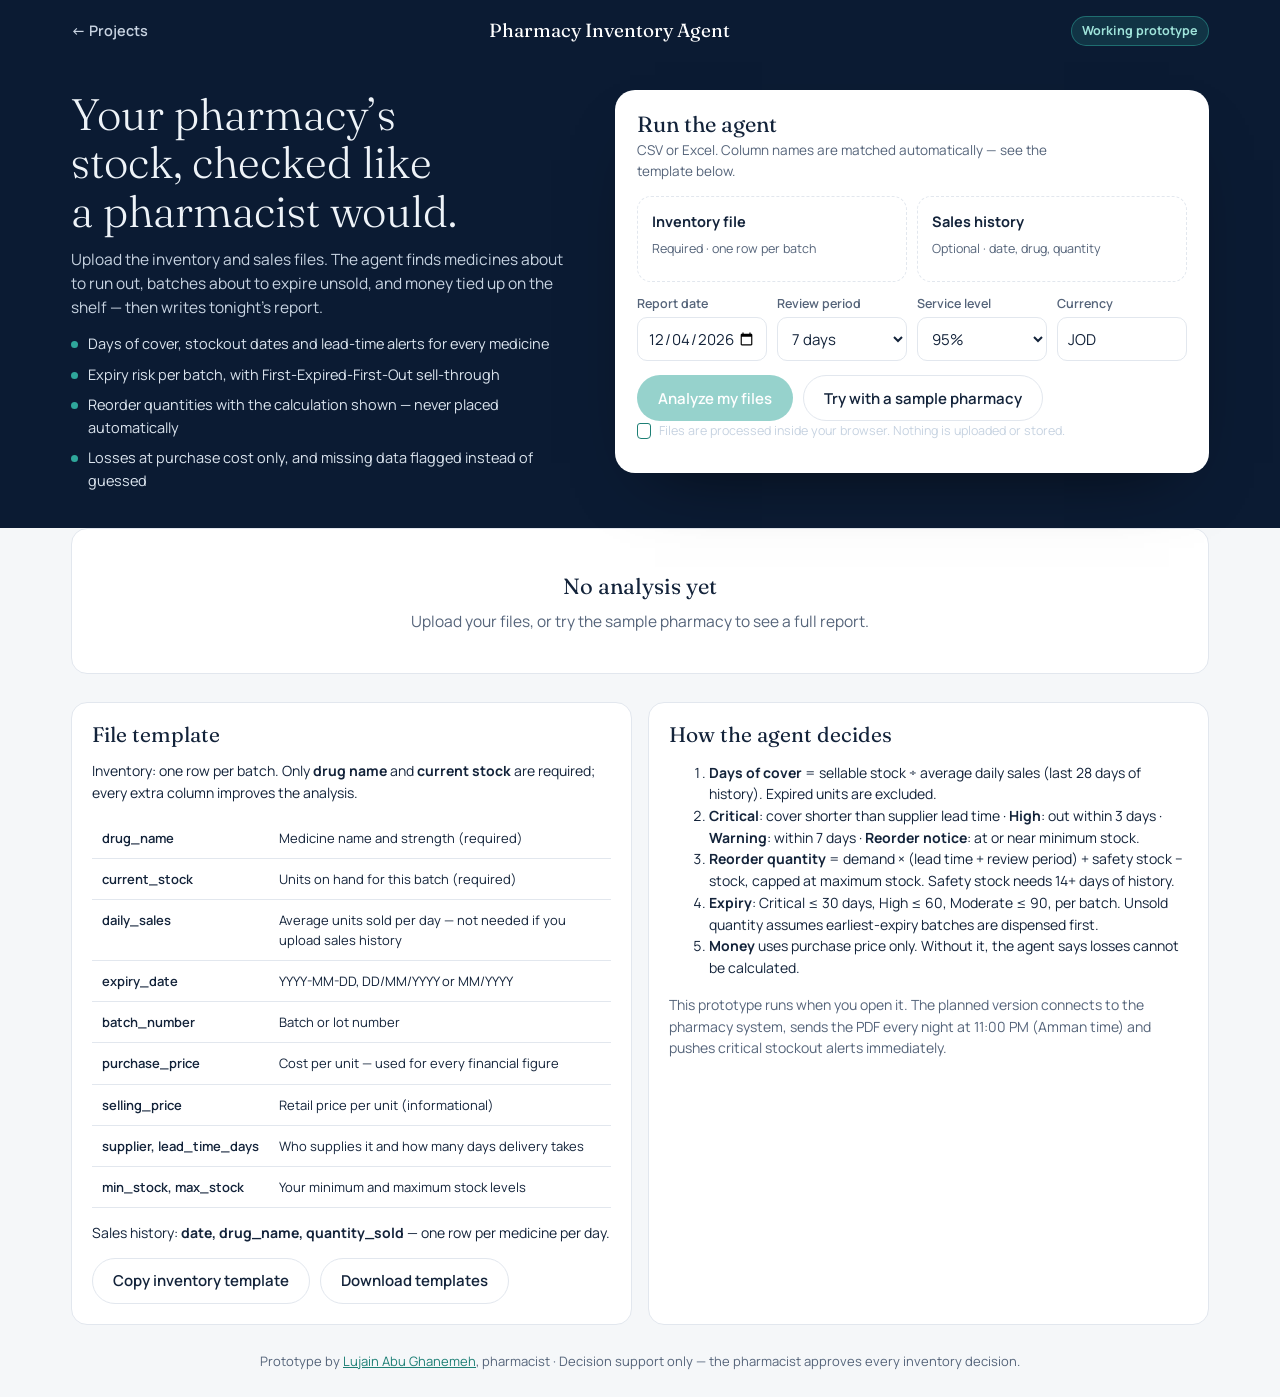
<file: static/inventory-agent/index.html>
<!DOCTYPE html>
<html lang="en">
<head>
<meta charset="utf-8">
<meta name="viewport" content="width=device-width, initial-scale=1">
<title>Pharmacy Inventory Agent — Working Prototype | Lujain Abu Ghanemeh</title>
<meta name="description" content="A working prototype of an AI-assisted pharmacy inventory agent: stock cover, stockout alerts, batch-level expiry risk with FEFO, financial exposure and a daily PDF report for the pharmacist.">
<meta name="robots" content="index, follow">
<link rel="icon" href="../favicon.svg" type="image/svg+xml">
<link rel="preconnect" href="https://fonts.googleapis.com"><link rel="preconnect" href="https://fonts.gstatic.com" crossorigin>
<link rel="stylesheet" href="https://fonts.googleapis.com/css2?family=Fraunces:opsz,wght@9..144,300..600&family=Manrope:wght@400;500;600;700&display=swap">
<style>
/*
VOICE   A calm clinical work tool: the pharmacist's morning stock check, not a marketing page.
IDEA    The dispensary stock card: each medicine is a line with its cover, its expiry and one clear action.
PICTURE The live result itself: alert strip, six summary figures, then tabbed tables.
COLOUR  Site navy + teal; risk colours only on risk (red critical, orange high, amber warning, green safe).
TYPE    Fraunces for titles and figures, Manrope for data. Layout: input panel first, results below.
*/
:root{color-scheme:light;--navy:#0B1B33;--teal:#2FA79B;--teal-ink:#1d7f75;--sand:#E8DCCB;--bg:#fff;--soft:#f5f7f9;--ink:#13233a;--muted:#55647a;--line:#e2e7ee;
  --crit:#bf2929;--exp:#8c0d0d;--high:#d96b14;--warn:#b98a00;--ok:#21885a;--r:16px;--serif:"Fraunces",Georgia,serif;--sans:"Manrope",system-ui,-apple-system,"Segoe UI",sans-serif}
*{box-sizing:border-box;min-width:0}
html{scroll-padding-top:80px}
body{margin:0;background:var(--soft);color:var(--ink);font:15.5px/1.55 var(--sans);overflow-x:clip;-webkit-font-smoothing:antialiased}
a{color:var(--teal-ink)}
h1,h2,h3{font-family:var(--serif);font-weight:400;line-height:1.1;margin:0;text-wrap:balance}
.wrap{max-width:1240px;margin:0 auto;padding:0 max(4vw,16px)}
:focus-visible{outline:2px solid var(--teal);outline-offset:2px;border-radius:6px}
.sr{position:absolute;width:1px;height:1px;overflow:hidden;clip:rect(0 0 0 0)}

.top{background:var(--navy);color:#fff;position:sticky;top:0;z-index:20}
.top-in{display:flex;align-items:center;justify-content:space-between;gap:16px;min-height:62px;flex-wrap:wrap}
.top a{color:#c9d4e2;text-decoration:none;font-size:14.5px;font-weight:600;display:inline-flex;align-items:center;min-height:44px}
.top a:hover{color:#fff}
.top b{font-family:var(--serif);font-weight:400;font-size:19px;color:#fff}
.chip{display:inline-flex;align-items:center;font-size:12.5px;font-weight:700;padding:4px 10px;border-radius:999px;white-space:nowrap}
.chip.proto{background:rgba(47,167,155,.18);color:#9fe3da;border:1px solid rgba(47,167,155,.5)}

.hero{background:var(--navy);color:#eef3f8;padding:28px 0 36px}
.hero-in{display:grid;grid-template-columns:minmax(0,1fr) minmax(0,1.15fr);gap:28px;align-items:start}
.hero h1{font-size:clamp(30px,3.6vw,44px);font-weight:300;margin-bottom:12px}
.hero p{color:#c7d3e1;margin:0 0 10px;max-width:56ch}
.hero ul{margin:14px 0 0;padding:0;list-style:none;display:grid;gap:8px;font-size:14.5px;color:#dbe4ee}
.hero li{display:flex;gap:10px}.hero li::before{content:"";flex:none;width:7px;height:7px;margin-top:8px;border-radius:50%;background:var(--teal)}
.panel{background:#fff;color:var(--ink);border-radius:20px;padding:22px;box-shadow:0 30px 70px -40px rgba(0,0,0,.7)}
.panel h2{font-size:22px;margin-bottom:4px}
.panel .hint{font-size:13.5px;color:var(--muted);margin:0 0 14px}
.drop{display:grid;grid-template-columns:1fr 1fr;gap:10px;margin-bottom:12px}
.file{position:relative;display:grid;gap:2px;padding:14px;border:1.5px dashed var(--line);border-radius:14px;cursor:pointer;transition:border-color .2s,background .2s;min-height:86px}
.file:hover,.file.over{border-color:var(--teal);background:#f3fbfa}
.file.has{border-style:solid;border-color:var(--teal);background:#f3fbfa}
.file input{position:absolute;inset:0;opacity:0;cursor:pointer;width:100%}
.file b{font-size:14.5px}.file span{font-size:12.5px;color:var(--muted);overflow-wrap:anywhere}
.file em{font-style:normal;font-size:11.5px;font-weight:700;color:var(--teal-ink)}
.opts{display:grid;grid-template-columns:repeat(4,minmax(0,1fr));gap:10px;margin-bottom:14px}
.opts label{display:grid;gap:4px;font-size:12.5px;font-weight:600;color:var(--muted)}
.opts input,.opts select{font:15px var(--sans);color:var(--ink);border:1px solid var(--line);border-radius:10px;padding:9px 10px;min-height:44px;width:100%;background:#fff}
.btns{display:flex;flex-wrap:wrap;gap:10px}
.btn{display:inline-flex;align-items:center;justify-content:center;gap:8px;min-height:46px;padding:0 20px;border-radius:999px;border:1px solid transparent;font:600 15px var(--sans);cursor:pointer;text-decoration:none;transition:background .2s,border-color .2s}
.btn.primary{background:var(--teal);color:#fff}.btn.primary:hover{background:#29978c}
.btn.line{background:#fff;color:var(--ink);border-color:var(--line)}.btn.line:hover{border-color:var(--teal);color:var(--teal-ink)}
.btn.dark{background:var(--navy);color:#fff}
.btn:disabled{opacity:.5;cursor:not-allowed}
.privacy{font-size:12.5px;color:var(--muted);margin:12px 0 0;display:flex;gap:8px;align-items:flex-start}
.privacy::before{content:"";flex:none;width:12px;height:14px;margin-top:2px;border:1.6px solid var(--teal-ink);border-radius:3px 3px 4px 4px;box-shadow:inset 0 5px 0 -3px #fff}
.msg{margin:12px 0 0;padding:10px 14px;border-radius:12px;font-size:14px;display:none}
.msg.on{display:block}.msg.err{background:#fdecec;color:var(--crit)}.msg.info{background:#eef7f6;color:var(--teal-ink)}

main{padding:28px 0 60px}
.empty-state{background:#fff;border:1px solid var(--line);border-radius:var(--r);padding:40px 24px;text-align:center;color:var(--muted)}
.empty-state b{display:block;font-family:var(--serif);font-weight:400;font-size:22px;color:var(--ink);margin-bottom:6px}
.res-head{display:flex;flex-wrap:wrap;justify-content:space-between;align-items:end;gap:14px;margin-bottom:16px}
.res-head h2{font-size:clamp(24px,2.6vw,32px)}
.res-head p{margin:4px 0 0;color:var(--muted);font-size:14px}
.tiles{display:grid;grid-template-columns:repeat(6,minmax(0,1fr));gap:10px;margin-bottom:16px}
.tile{background:#fff;border:1px solid var(--line);border-radius:14px;padding:14px 16px;display:grid;gap:2px}
.tile b{font-family:var(--serif);font-weight:400;font-size:clamp(24px,2.4vw,32px);line-height:1.1}
.tile span{font-size:12.5px;color:var(--muted)}
.tile.bad b{color:var(--crit)}.tile.good b{color:var(--ok)}

.alerts{background:#fff;border:1px solid var(--line);border-radius:var(--r);margin-bottom:16px;overflow:hidden}
.alerts>header{display:flex;justify-content:space-between;align-items:center;gap:10px;padding:14px 18px;border-bottom:1px solid var(--line);flex-wrap:wrap}
.alerts h3{font-size:20px}
.alert-list{max-height:380px;overflow:auto}
.al{display:grid;grid-template-columns:132px minmax(0,1fr);gap:4px 16px;padding:12px 18px;border-bottom:1px solid var(--line);border-inline-start:4px solid var(--c,var(--line))}
.al:last-child{border-bottom:0}
.al .lv{font-size:12.5px;font-weight:700;color:var(--c)}
.al .lv small{display:block;font-weight:500;color:var(--muted)}
.al b{font-size:15px}
.al .facts{display:flex;flex-wrap:wrap;gap:4px 14px;font-size:13px;color:var(--muted);margin:2px 0}
.al .facts span{white-space:nowrap}
.al p{margin:0;font-size:14px}
.ok-line{padding:16px 18px;color:var(--ok);font-weight:600}

.tabs{display:flex;gap:6px;overflow-x:auto;padding-bottom:2px;margin-bottom:-1px;position:relative;z-index:1}
.tabs button{flex:none;min-height:44px;padding:0 16px;border:1px solid var(--line);border-bottom:0;border-radius:12px 12px 0 0;background:var(--soft);color:var(--muted);font:600 14px var(--sans);cursor:pointer}
.tabs button[aria-selected=true]{background:#fff;color:var(--ink)}
.tabs button .n{display:inline-block;margin-inline-start:6px;font-size:11.5px;background:var(--line);border-radius:999px;padding:1px 7px;color:var(--ink)}
.tabs button .n.r{background:#fdecec;color:var(--crit)}
.pane{background:#fff;border:1px solid var(--line);border-radius:0 var(--r) var(--r) var(--r);padding:18px}
.pane[hidden]{display:none}
.pane-tools{display:flex;flex-wrap:wrap;gap:10px;align-items:center;justify-content:space-between;margin-bottom:12px}
.pane-tools input{font:15px var(--sans);border:1px solid var(--line);border-radius:10px;padding:9px 12px;min-height:44px;width:min(320px,100%)}
.pane h4{font-family:var(--serif);font-weight:400;font-size:19px;margin:18px 0 8px}
.pane h4:first-child{margin-top:0}
.note{font-size:13px;color:var(--muted);margin:0 0 10px}
.scroll{overflow-x:auto}
table{width:100%;border-collapse:collapse;font-size:14px}
th{font-size:12px;font-weight:700;color:var(--muted);text-align:start;padding:9px 10px;border-bottom:1.5px solid var(--line);white-space:nowrap;background:#fff;position:sticky;top:0}
td{padding:10px;border-bottom:1px solid var(--line);vertical-align:top}
td.n,th.n{text-align:end;font-variant-numeric:tabular-nums;white-space:nowrap}
tr:hover td{background:#fafbfc}
.pill{display:inline-block;font-size:12px;font-weight:700;padding:3px 9px;border-radius:999px;white-space:nowrap;background:color-mix(in srgb,var(--c) 13%,#fff);color:var(--c)}
.why{font-size:12.5px;color:var(--muted);margin-top:3px}
details.why summary{cursor:pointer;color:var(--teal-ink);font-weight:600}
.bar{height:6px;border-radius:3px;background:var(--line);margin-top:6px;overflow:hidden;width:120px}
.bar i{display:block;height:100%;background:var(--c,var(--teal))}
.plan{display:grid;grid-template-columns:repeat(2,minmax(0,1fr));gap:14px}
.plan section{border:1px solid var(--line);border-radius:14px;padding:16px}
.plan h4{margin:0 0 8px}
.plan ol{margin:0;padding-inline-start:20px;display:grid;gap:8px;font-size:14px}
.kv{display:grid;grid-template-columns:repeat(3,minmax(0,1fr));gap:10px;margin-bottom:14px}
.kv div{border:1px solid var(--line);border-radius:12px;padding:12px 14px;display:grid}
.kv small{font-size:12.5px;color:var(--muted)}.kv b{font-family:var(--serif);font-weight:400;font-size:22px}
.kv .strong{background:#f3fbfa;border-color:#bfe5e0}
.issues{margin:0;padding-inline-start:20px;font-size:14px;display:grid;gap:6px}
.pdf-view{margin-top:16px;background:#fff;border:1px solid var(--line);border-radius:var(--r);overflow:hidden}
.pdf-view header{display:flex;justify-content:space-between;align-items:center;padding:10px 14px;border-bottom:1px solid var(--line)}
.pdf-view iframe{width:100%;height:80vh;border:0;display:block}
.how{margin-top:28px;display:grid;grid-template-columns:minmax(0,1fr) minmax(0,1fr);gap:16px}
.how section{background:#fff;border:1px solid var(--line);border-radius:var(--r);padding:20px}
.how h3{font-size:21px;margin-bottom:8px}
.how p,.how li{font-size:14px}
.cols{font-size:13px}
.cols td:first-child{font-weight:600;white-space:nowrap}
pre{background:var(--soft);border:1px solid var(--line);border-radius:10px;padding:10px;font-size:12px;overflow-x:auto;margin:8px 0}
footer.f{padding:26px 0;color:var(--muted);font-size:13px;text-align:center}

@media (max-width:1080px){.tiles{grid-template-columns:repeat(3,minmax(0,1fr))}}
@media (max-width:900px){.hero-in,.how,.plan{grid-template-columns:1fr}.opts{grid-template-columns:1fr 1fr}}
@media (max-width:600px){
  body{font-size:15px}
  .top b{font-size:16px}.top .chip{display:none}
  .drop,.kv{grid-template-columns:1fr}
  .tiles{grid-template-columns:1fr 1fr}
  .al{grid-template-columns:1fr}
  .btns .btn{flex:1 1 100%}
  .stack thead{display:none}.stack tr{display:grid;padding:10px 0;border-bottom:1px solid var(--line)}
  .stack td{display:flow-root;border:0;padding:3px 0;padding-inline-start:8.5em;text-align:start!important;white-space:normal}
  .stack td::before{content:attr(data-l);float:inline-start;width:8em;margin-inline-start:-8.5em;font-size:12px;font-weight:700;color:var(--muted)}
  .stack td:empty{display:none}
}
@media (prefers-reduced-motion:reduce){*{transition:none!important}}
</style>
</head>
<body>
<header class="top">
  <div class="wrap top-in">
    <a href="../projects.html">← Projects</a>
    <b>Pharmacy Inventory Agent</b>
    <span class="chip proto">Working prototype</span>
  </div>
</header>

<section class="hero">
  <div class="wrap hero-in">
    <div>
      <h1>Your pharmacy’s stock, checked like a pharmacist would.</h1>
      <p>Upload the inventory and sales files. The agent finds medicines about to run out, batches about to expire unsold, and money tied up on the shelf — then writes tonight’s report.</p>
      <ul>
        <li>Days of cover, stockout dates and lead-time alerts for every medicine</li>
        <li>Expiry risk per batch, with First-Expired-First-Out sell-through</li>
        <li>Reorder quantities with the calculation shown — never placed automatically</li>
        <li>Losses at purchase cost only, and missing data flagged instead of guessed</li>
      </ul>
    </div>
    <div class="panel">
      <h2>Run the agent</h2>
      <p class="hint">CSV or Excel. Column names are matched automatically — see the template below.</p>
      <div class="drop">
        <label class="file" id="f-inv"><input type="file" accept=".csv,.xlsx,.xls,text/csv" data-k="inv"><b>Inventory file</b><span>Required · one row per batch</span><em></em></label>
        <label class="file" id="f-sales"><input type="file" accept=".csv,.xlsx,.xls,text/csv" data-k="sales"><b>Sales history</b><span>Optional · date, drug, quantity</span><em></em></label>
      </div>
      <div class="opts">
        <label>Report date<input type="date" id="o-date"></label>
        <label>Review period<select id="o-review"><option value="7" selected>7 days</option><option value="14">14 days</option><option value="30">30 days</option></select></label>
        <label>Service level<select id="o-sl"><option value="90">90%</option><option value="95" selected>95%</option><option value="97.5">97.5%</option><option value="99">99%</option></select></label>
        <label>Currency<input id="o-cur" value="JOD" maxlength="4"></label>
      </div>
      <div class="btns">
        <button class="btn primary" id="run" type="button" disabled>Analyze my files</button>
        <button class="btn line" id="sample" type="button">Try with a sample pharmacy</button>
      </div>
      <p class="msg" id="msg" role="status" aria-live="polite"></p>
      <p class="privacy">Files are processed inside your browser. Nothing is uploaded or stored.</p>
    </div>
  </div>
</section>

<main class="wrap" id="main">
  <div id="out"><div class="empty-state"><b>No analysis yet</b>Upload your files, or try the sample pharmacy to see a full report.</div></div>

  <div class="how">
    <section>
      <h3>File template</h3>
      <p>Inventory: one row per batch. Only <b>drug name</b> and <b>current stock</b> are required; every extra column improves the analysis.</p>
      <div class="scroll"><table class="cols"><tbody>
        <tr><td>drug_name</td><td>Medicine name and strength (required)</td></tr>
        <tr><td>current_stock</td><td>Units on hand for this batch (required)</td></tr>
        <tr><td>daily_sales</td><td>Average units sold per day — not needed if you upload sales history</td></tr>
        <tr><td>expiry_date</td><td>YYYY-MM-DD, DD/MM/YYYY or MM/YYYY</td></tr>
        <tr><td>batch_number</td><td>Batch or lot number</td></tr>
        <tr><td>purchase_price</td><td>Cost per unit — used for every financial figure</td></tr>
        <tr><td>selling_price</td><td>Retail price per unit (informational)</td></tr>
        <tr><td>supplier, lead_time_days</td><td>Who supplies it and how many days delivery takes</td></tr>
        <tr><td>min_stock, max_stock</td><td>Your minimum and maximum stock levels</td></tr>
      </tbody></table></div>
      <p>Sales history: <b>date, drug_name, quantity_sold</b> — one row per medicine per day.</p>
      <div class="btns"><button class="btn line" id="tpl-copy" type="button">Copy inventory template</button><button class="btn line" id="tpl-dl" type="button">Download templates</button></div>
      <pre id="tpl" hidden></pre>
    </section>
    <section>
      <h3>How the agent decides</h3>
      <ol>
        <li><b>Days of cover</b> = sellable stock ÷ average daily sales (last 28 days of history). Expired units are excluded.</li>
        <li><b>Critical</b>: cover shorter than supplier lead time · <b>High</b>: out within 3 days · <b>Warning</b>: within 7 days · <b>Reorder notice</b>: at or near minimum stock.</li>
        <li><b>Reorder quantity</b> = demand × (lead time + review period) + safety stock − stock, capped at maximum stock. Safety stock needs 14+ days of history.</li>
        <li><b>Expiry</b>: Critical ≤ 30 days, High ≤ 60, Moderate ≤ 90, per batch. Unsold quantity assumes earliest-expiry batches are dispensed first.</li>
        <li><b>Money</b> uses purchase price only. Without it, the agent says losses cannot be calculated.</li>
      </ol>
      <p class="note">This prototype runs when you open it. The planned version connects to the pharmacy system, sends the PDF every night at 11:00 PM (Amman time) and pushes critical stockout alerts immediately.</p>
    </section>
  </div>
</main>
<footer class="f">Prototype by <a href="../index.html">Lujain Abu Ghanemeh</a>, pharmacist · Decision support only — the pharmacist approves every inventory decision.</footer>

<script src="engine.js"></script>
<script src="report.js"></script>
<script src="app.js"></script>
</body>
</html>
</file>
